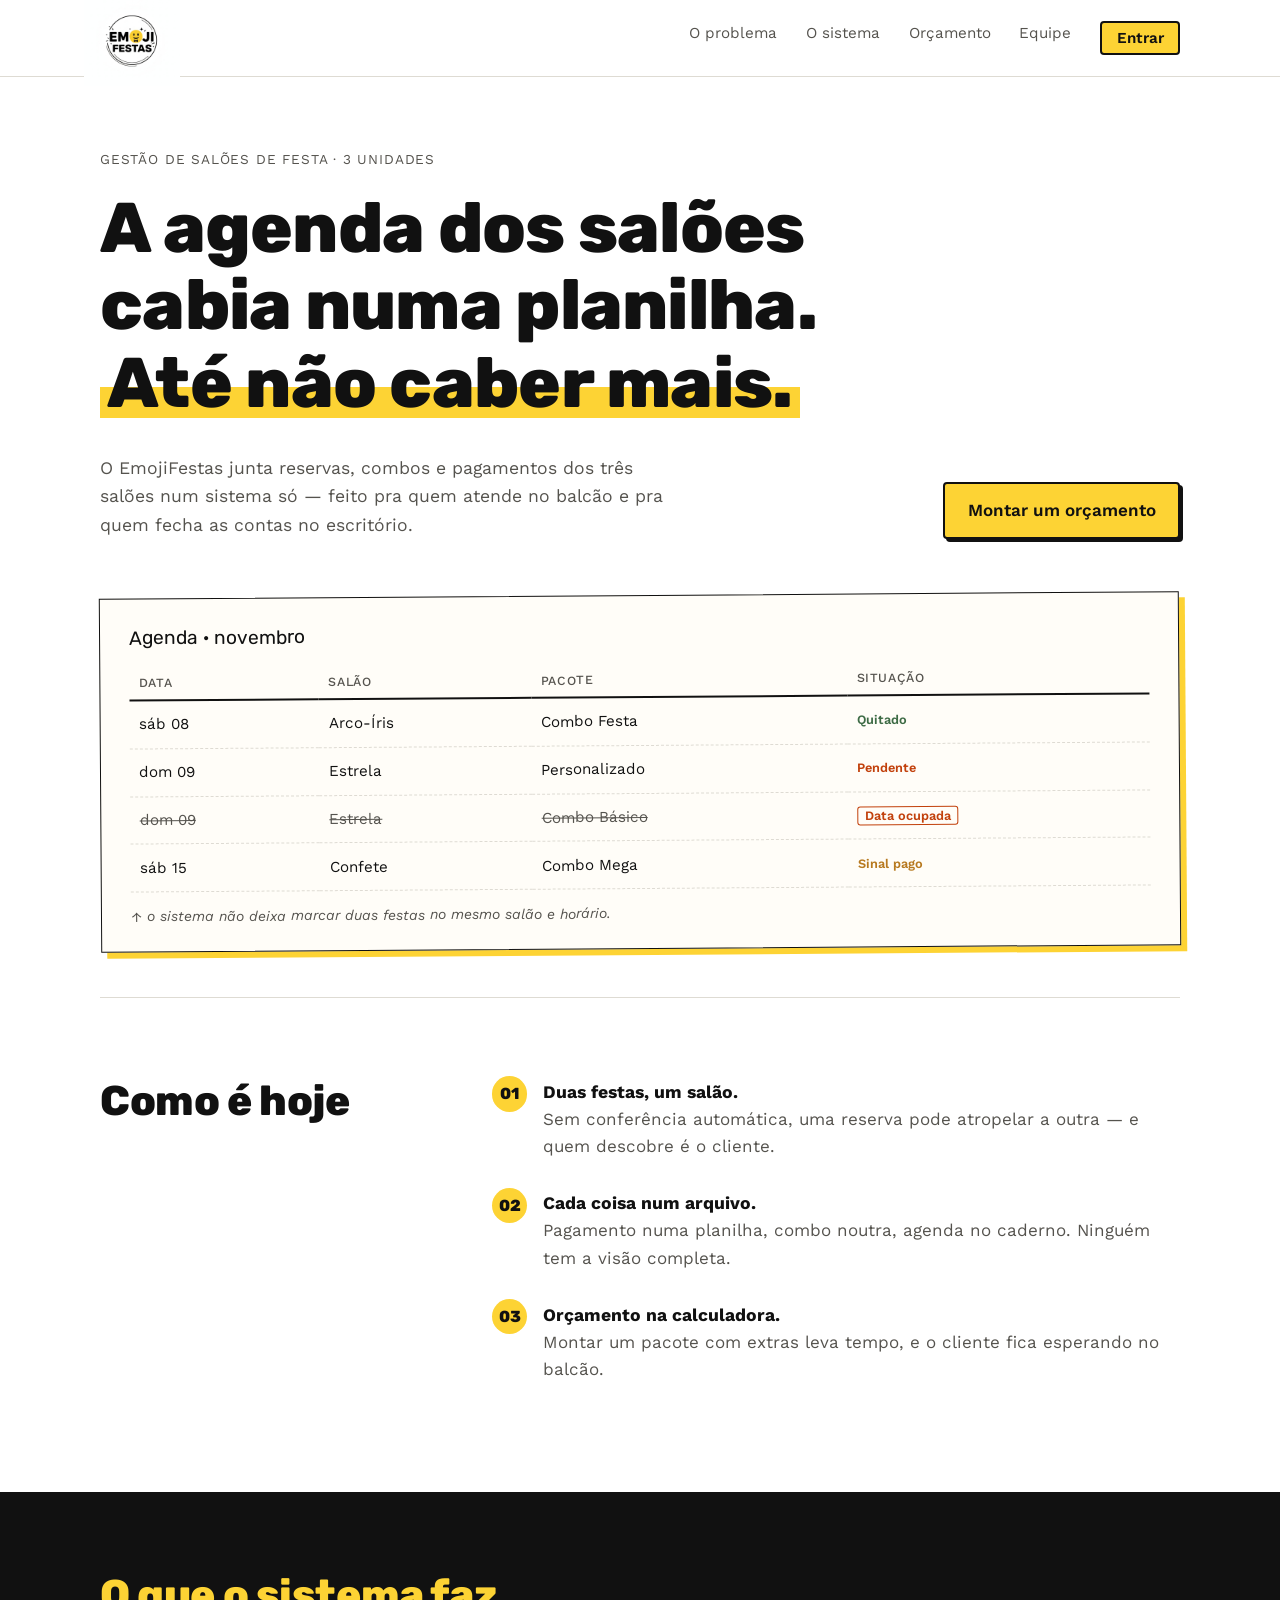
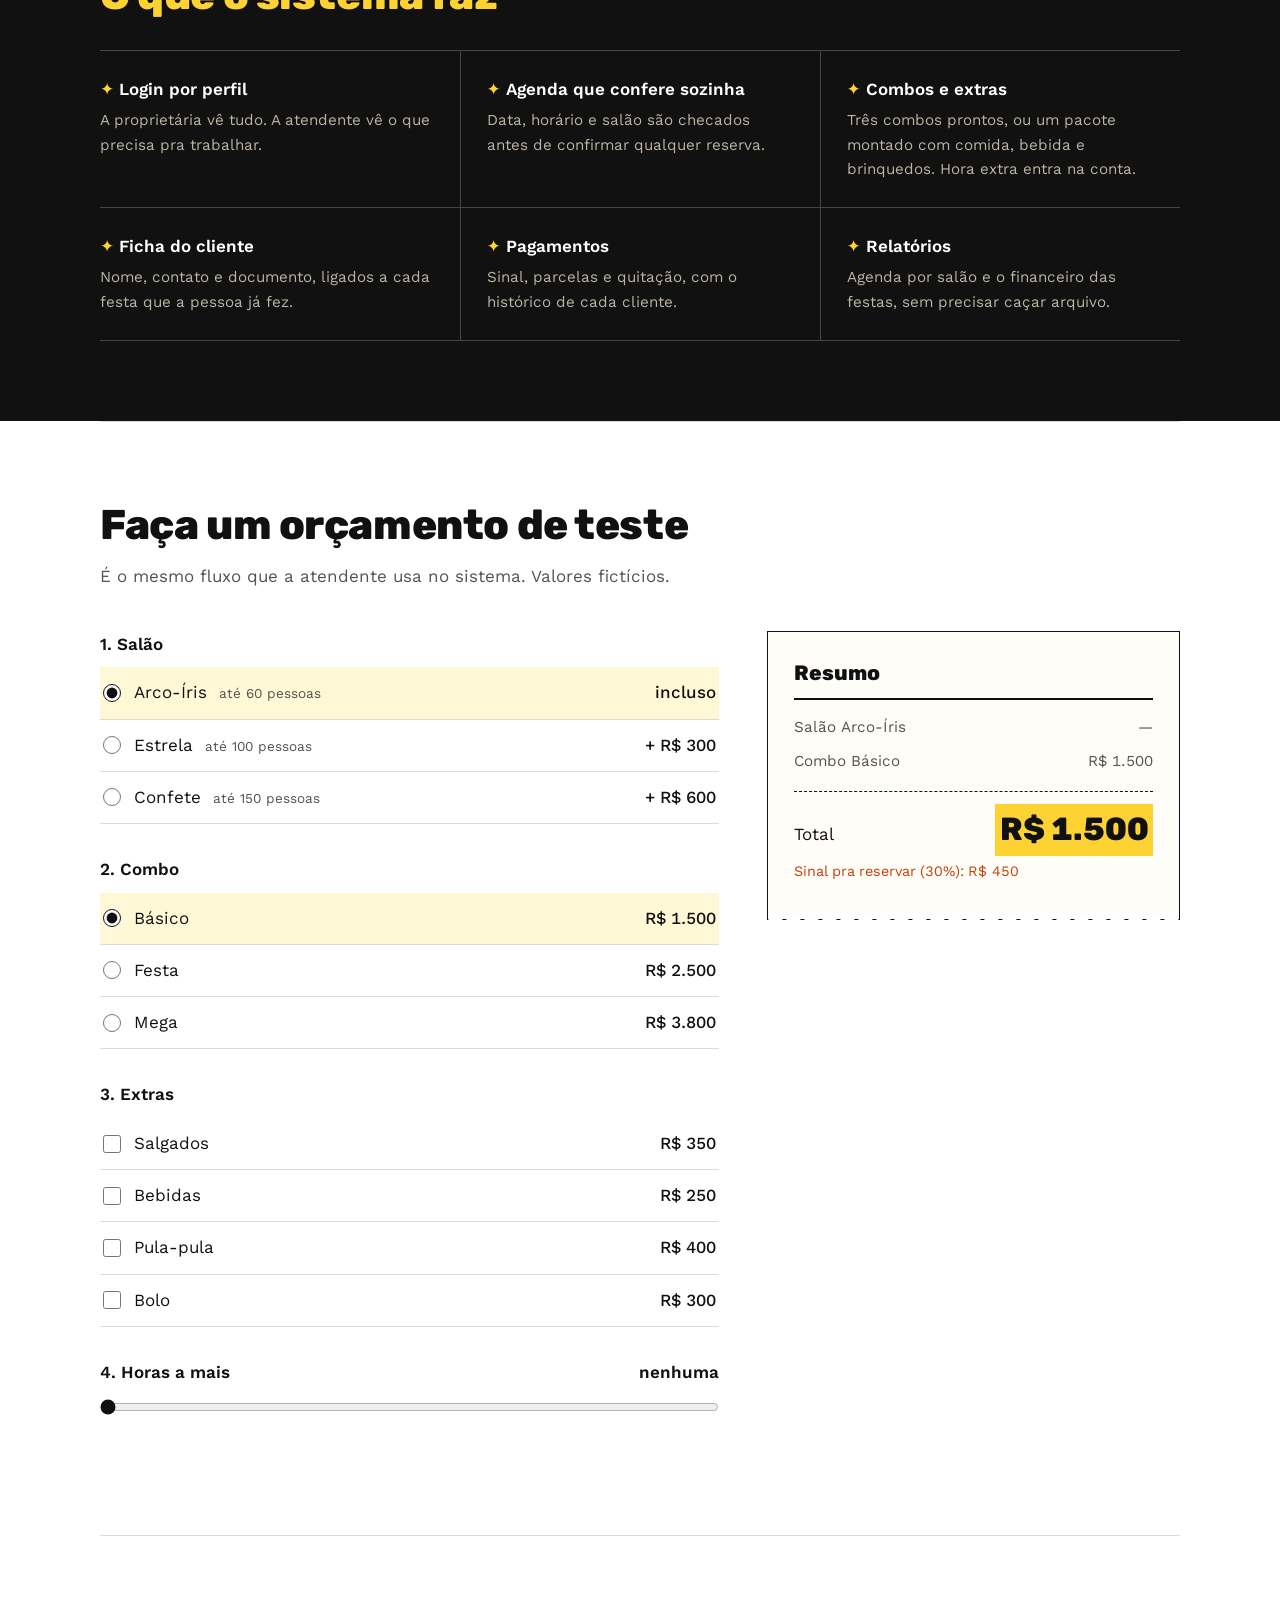
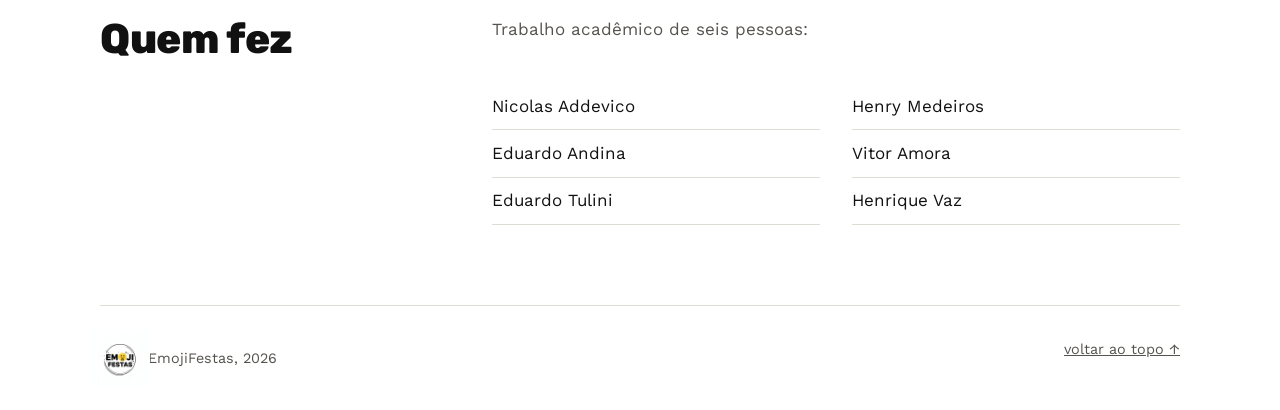
<file: templates/index.html>
<!DOCTYPE html>
<html lang="pt-BR">
<head>
<meta charset="UTF-8">
<meta name="viewport" content="width=device-width, initial-scale=1.0">
<title>EmojiFestas — Gestão de salões de festas</title>
<meta name="description" content="Agenda, combos e pagamentos dos três salões num lugar só.">
<link rel="preconnect" href="https://fonts.googleapis.com">
<link href="https://fonts.googleapis.com/css2?family=Rubik:wght@600;800&family=Work+Sans:wght@400;500;600&display=swap" rel="stylesheet">
<link rel="stylesheet" href="/static/style.css">
</head>
<body>

<header class="nav">
  <div class="wrap nav-inner">
    <a href="#" class="logo"><img src="/static/logo.png" alt="EmojiFestas"></a>
    <nav class="nav-links" id="navLinks">
      <a href="#problema">O problema</a>
      <a href="#sistema">O sistema</a>
      <a href="#orcamento">Orçamento</a>
      <a href="#equipe">Equipe</a>
      <a href="/login" class="nav-login">Entrar</a>
    </nav>
    <button class="menu-btn" id="menuBtn" aria-label="Abrir menu">Menu</button>
  </div>
</header>

<main>
  <section class="hero wrap">
    <p class="kicker">Gestão de salões de festa · 3 unidades</p>
    <h1>A agenda dos salões cabia numa planilha. <span class="scribble">Até não caber mais.</span></h1>
    <div class="hero-foot">
      <p class="lead">O EmojiFestas junta reservas, combos e pagamentos dos três salões num sistema só — feito pra quem atende no balcão e pra quem fecha as contas no escritório.</p>
      <a href="#orcamento" class="btn">Montar um orçamento</a>
    </div>

    <figure class="ledger" aria-label="Exemplo da agenda">
      <figcaption>Agenda · novembro</figcaption>
      <table>
        <thead><tr><th>Data</th><th>Salão</th><th>Pacote</th><th>Situação</th></tr></thead>
        <tbody>
          <tr><td>sáb 08</td><td>Arco-Íris</td><td>Combo Festa</td><td><span class="tag tag-ok">Quitado</span></td></tr>
          <tr><td>dom 09</td><td>Estrela</td><td>Personalizado</td><td><span class="tag tag-due">Pendente</span></td></tr>
          <tr class="conflict"><td>dom 09</td><td>Estrela</td><td>Combo Básico</td><td><span class="tag tag-no">Data ocupada</span></td></tr>
          <tr><td>sáb 15</td><td>Confete</td><td>Combo Mega</td><td><span class="tag">Sinal pago</span></td></tr>
        </tbody>
      </table>
      <p class="note">↑ o sistema não deixa marcar duas festas no mesmo salão e horário.</p>
    </figure>
  </section>

  <section id="problema" class="section wrap split">
    <h2>Como é hoje</h2>
    <ol class="problems">
      <li><strong>Duas festas, um salão.</strong> Sem conferência automática, uma reserva pode atropelar a outra — e quem descobre é o cliente.</li>
      <li><strong>Cada coisa num arquivo.</strong> Pagamento numa planilha, combo noutra, agenda no caderno. Ninguém tem a visão completa.</li>
      <li><strong>Orçamento na calculadora.</strong> Montar um pacote com extras leva tempo, e o cliente fica esperando no balcão.</li>
    </ol>
  </section>

  <section id="sistema" class="section band">
    <div class="wrap">
      <h2>O que o sistema faz</h2>
      <dl class="features">
        <div><dt>Login por perfil</dt><dd>A proprietária vê tudo. A atendente vê o que precisa pra trabalhar.</dd></div>
        <div><dt>Agenda que confere sozinha</dt><dd>Data, horário e salão são checados antes de confirmar qualquer reserva.</dd></div>
        <div><dt>Combos e extras</dt><dd>Três combos prontos, ou um pacote montado com comida, bebida e brinquedos. Hora extra entra na conta.</dd></div>
        <div><dt>Ficha do cliente</dt><dd>Nome, contato e documento, ligados a cada festa que a pessoa já fez.</dd></div>
        <div><dt>Pagamentos</dt><dd>Sinal, parcelas e quitação, com o histórico de cada cliente.</dd></div>
        <div><dt>Relatórios</dt><dd>Agenda por salão e o financeiro das festas, sem precisar caçar arquivo.</dd></div>
      </dl>
    </div>
  </section>

  <section id="orcamento" class="section wrap">
    <h2>Faça um orçamento de teste</h2>
    <p class="sub">É o mesmo fluxo que a atendente usa no sistema. Valores fictícios.</p>
    <div class="quote">
      <form id="simForm" class="quote-form">
        <fieldset>
          <legend>1. Salão</legend>
          <label class="opt"><input type="radio" name="salao" value="0" checked><span>Arco-Íris <em>até 60 pessoas</em></span><b>incluso</b></label>
          <label class="opt"><input type="radio" name="salao" value="300"><span>Estrela <em>até 100 pessoas</em></span><b>+ R$ 300</b></label>
          <label class="opt"><input type="radio" name="salao" value="600"><span>Confete <em>até 150 pessoas</em></span><b>+ R$ 600</b></label>
        </fieldset>
        <fieldset>
          <legend>2. Combo</legend>
          <label class="opt"><input type="radio" name="combo" value="1500" checked><span>Básico</span><b>R$ 1.500</b></label>
          <label class="opt"><input type="radio" name="combo" value="2500"><span>Festa</span><b>R$ 2.500</b></label>
          <label class="opt"><input type="radio" name="combo" value="3800"><span>Mega</span><b>R$ 3.800</b></label>
        </fieldset>
        <fieldset>
          <legend>3. Extras</legend>
          <label class="opt"><input type="checkbox" name="extra" value="350"><span>Salgados</span><b>R$ 350</b></label>
          <label class="opt"><input type="checkbox" name="extra" value="250"><span>Bebidas</span><b>R$ 250</b></label>
          <label class="opt"><input type="checkbox" name="extra" value="400"><span>Pula-pula</span><b>R$ 400</b></label>
          <label class="opt"><input type="checkbox" name="extra" value="300"><span>Bolo</span><b>R$ 300</b></label>
        </fieldset>
        <fieldset>
          <legend>4. Horas a mais <output id="horasOut">nenhuma</output></legend>
          <input type="range" name="horas" min="0" max="4" value="0" aria-label="Horas adicionais">
        </fieldset>
      </form>
      <aside class="receipt" aria-live="polite">
        <p class="receipt-head">Resumo</p>
        <ul id="lines"></ul>
        <div class="receipt-total"><span>Total</span><strong id="total">R$ 1.500</strong></div>
        <p id="sinal" class="receipt-sinal"></p>
      </aside>
    </div>
  </section>

  <section id="equipe" class="section wrap split">
    <h2>Quem fez</h2>
    <div>
      <p class="sub left">Trabalho acadêmico de seis pessoas:</p>
      <ul class="team">
        <li>Nicolas Addevico</li><li>Eduardo Andina</li><li>Eduardo Tulini</li>
        <li>Henry Medeiros</li><li>Vitor Amora</li><li>Henrique Vaz</li>
      </ul>
    </div>
  </section>
</main>

<footer class="footer wrap">
  <span class="foot-brand"><img src="/static/logo.png" alt="" width="40">EmojiFestas, 2026</span>
  <a href="#">voltar ao topo ↑</a>
</footer>

<script src="/static/script.js"></script>
</body>
</html>
</file>
<file: static/style.css>
/* Tokens */
:root{
  --paper:#ffffff; --paper-2:#f5f3ee; --ink:#111111; --soft:#55534e;
  --line:#dedbd3; --yellow:#fdd334; --red:#c2410c; --green:#3d6b45; --amber:#b7791f;
  --serif:"Rubik",system-ui,sans-serif; --sans:"Work Sans",system-ui,sans-serif;
}
*{box-sizing:border-box;margin:0;padding:0}
html{scroll-behavior:smooth}
body{font-family:var(--sans);font-size:17px;line-height:1.6;color:var(--ink);background:var(--paper)}
h1,h2{font-family:var(--serif);font-weight:800;letter-spacing:-.01em;line-height:1.1}
a{color:inherit}
:focus-visible{outline:2px solid var(--red);outline-offset:3px}
.wrap{width:min(1080px,90%);margin:auto}

/* Nav */
.nav{position:relative;border-bottom:1px solid var(--line)}
.nav-inner{display:flex;align-items:center;height:64px}
.logo{font-size:1.35rem;text-decoration:none}
.logo sup{font-size:.7rem}
.nav-links{display:flex;gap:1.8rem;margin-left:auto;font-size:.95rem}
.nav-links a{text-decoration:none;color:var(--soft)}
.nav-links a:hover{color:var(--ink);text-decoration:underline;text-underline-offset:4px}
.menu-btn{display:none;margin-left:auto;background:none;border:1px solid var(--ink);padding:.3rem .8rem;font:inherit;cursor:pointer}

/* Botão */
.btn{display:inline-block;background:var(--ink);color:var(--paper);padding:.8rem 1.4rem;text-decoration:none;font-weight:500;border-radius:4px;white-space:nowrap}
.btn:hover{background:var(--red)}

/* Hero */
.hero{padding:4.5rem 0 3rem}
.kicker{font-size:.85rem;letter-spacing:.06em;text-transform:uppercase;color:var(--soft);margin-bottom:1.2rem}
h1{font-size:clamp(2.3rem,6vw,4.4rem);max-width:15ch}
.scribble{color:var(--red);background:url("data:image/svg+xml,%3Csvg xmlns='http://www.w3.org/2000/svg' viewBox='0 0 300 12'%3E%3Cpath d='M2 8c40-5 90-6 140-3s110 2 156-4' stroke='%23d9472b' stroke-width='3' fill='none' stroke-linecap='round'/%3E%3C/svg%3E") bottom/100% 12px no-repeat;padding-bottom:6px}
.hero-foot{display:flex;gap:2.5rem;align-items:flex-end;justify-content:space-between;margin:2rem 0 3.5rem;flex-wrap:wrap}
.lead{max-width:52ch;color:var(--soft);font-size:1.1rem}

/* Ledger */
.ledger{background:#fffdf8;border:1px solid var(--line);padding:1.5rem 1.8rem;transform:rotate(-.4deg);box-shadow:6px 6px 0 var(--paper-2)}
.ledger figcaption{font-family:var(--serif);font-size:1.2rem;margin-bottom:.8rem}
table{width:100%;border-collapse:collapse;font-size:.95rem}
th{text-align:left;font-weight:500;font-size:.78rem;text-transform:uppercase;letter-spacing:.05em;color:var(--soft);padding:.4rem .6rem;border-bottom:2px solid var(--ink)}
td{padding:.7rem .6rem;border-bottom:1px dashed var(--line)}
.conflict td{text-decoration:line-through;color:var(--soft)}
.conflict td:last-child{text-decoration:none}
.tag{font-size:.8rem;font-weight:600;color:var(--amber)}
.tag-ok{color:var(--green)} .tag-due{color:var(--red)} .tag-no{color:var(--red);border:1px solid;padding:.05rem .4rem;border-radius:3px}
.note{margin-top:.8rem;font-size:.88rem;color:var(--soft);font-style:italic}

/* Seções */
.section{padding:5rem 0;border-top:1px solid var(--line)}
h2{font-size:clamp(1.8rem,3.5vw,2.6rem);margin-bottom:1rem}
.sub{color:var(--soft);margin-bottom:2.5rem}
.split{display:grid;grid-template-columns:1fr 2fr;gap:3rem}

.problems{list-style:none;counter-reset:p}
.problems li{counter-increment:p;position:relative;padding:0 0 1.8rem 3.2rem;color:var(--soft)}
.problems li::before{content:counter(p,decimal-leading-zero);position:absolute;left:0;top:-.1rem;font-family:var(--serif);font-size:1.5rem;color:var(--red)}
.problems strong{display:block;color:var(--ink);font-size:1.1rem}

.band{background:var(--ink);color:var(--paper);border:0}
.features{display:grid;grid-template-columns:repeat(3,1fr);margin-top:2rem;border-top:1px solid #4a453d}
.features div{padding:1.6rem 1.6rem 1.6rem 0;border-bottom:1px solid #4a453d}
.features div:not(:nth-child(3n+1)){padding-left:1.6rem;border-left:1px solid #4a453d}
.features dt{font-weight:600;margin-bottom:.3rem}
.features dd{color:#bdb4a5;font-size:.95rem}

/* Orçamento */
.quote{display:grid;grid-template-columns:1.5fr 1fr;gap:3rem;align-items:start}
.quote-form fieldset{border:0;margin-bottom:2rem}
legend{font-weight:600;margin-bottom:.6rem;width:100%}
legend output{float:right;font-weight:400;color:var(--red)}
.opt{display:flex;align-items:center;gap:.8rem;padding:.75rem .2rem;border-bottom:1px solid var(--line);cursor:pointer}
.opt:hover{background:var(--paper-2)}
.opt input{accent-color:var(--red);width:18px;height:18px}
.opt em{font-style:normal;color:var(--soft);font-size:.85rem;margin-left:.4rem}
.opt b{margin-left:auto;font-weight:500;font-variant-numeric:tabular-nums}
input[type=range]{width:100%;accent-color:var(--red)}

.receipt{position:sticky;top:1.5rem;background:#fffdf8;border:1px solid var(--line);padding:1.6rem;font-variant-numeric:tabular-nums;
  -webkit-mask:radial-gradient(circle 7px at 50% 100%,#0000 98%,#000) 50% 100%/18px 100% repeat-x;mask:radial-gradient(circle 7px at 50% 100%,#0000 98%,#000) 50% 100%/18px 100% repeat-x;padding-bottom:2.2rem}
.receipt-head{font-family:var(--serif);font-size:1.3rem;border-bottom:2px solid var(--ink);padding-bottom:.5rem;margin-bottom:.6rem}
#lines{list-style:none;font-size:.95rem}
#lines li{display:flex;justify-content:space-between;padding:.3rem 0;color:var(--soft)}
.receipt-total{display:flex;justify-content:space-between;align-items:baseline;border-top:1px dashed var(--ink);margin-top:.8rem;padding-top:.8rem}
.receipt-total strong{font-family:var(--serif);font-size:2rem;font-weight:400}
.receipt-sinal{font-size:.9rem;color:var(--red);margin-top:.3rem}

/* Equipe */
.team{list-style:none;columns:2;column-gap:2rem}
.team li{padding:.6rem 0;border-bottom:1px solid var(--line);break-inside:avoid}

.footer{display:flex;justify-content:space-between;padding:2rem 0;border-top:1px solid var(--line);font-size:.9rem;color:var(--soft)}

/* Responsivo */
@media (max-width:820px){
  .split,.quote{grid-template-columns:1fr;gap:1rem}
  .features{grid-template-columns:1fr}
  .features div,.features div:not(:nth-child(3n+1)){padding:1.2rem 0;border-left:0}
  .menu-btn{display:block}
  .nav-links{display:none;position:absolute;top:64px;left:0;right:0;flex-direction:column;gap:0;background:var(--paper);border-bottom:1px solid var(--line);z-index:5}
  .nav-links a{padding:1rem 5%;border-top:1px solid var(--line)}
  .nav-links.open{display:flex}
  .receipt{position:static}
  .ledger{transform:none;padding:1rem;overflow-x:auto}
}
@media (max-width:480px){.team{columns:1}}

/* Marca */
.nav-inner{height:76px}
.logo img{height:64px;width:64px;display:block;transform:scale(1.5);object-fit:cover}
.scribble{color:var(--ink);background:linear-gradient(transparent 55%,var(--yellow) 55%,var(--yellow) 92%,transparent 92%);padding:0 .1em}
.btn{background:var(--yellow);color:var(--ink);font-weight:600;border:2px solid var(--ink);box-shadow:3px 3px 0 var(--ink);transition:transform .1s,box-shadow .1s}
.btn:hover{background:var(--yellow);transform:translate(-1px,-1px);box-shadow:5px 5px 0 var(--ink)}
.problems li::before{color:var(--ink);background:var(--yellow);border-radius:50%;width:2.2rem;height:2.2rem;display:grid;place-items:center;font-size:1rem;font-weight:800}
.band h2{color:var(--yellow)}
.features dt::before{content:"✦ ";color:var(--yellow)}
.ledger{box-shadow:6px 6px 0 var(--yellow);border-color:var(--ink)}
.receipt{border-color:var(--ink)}
.receipt-head{font-weight:800}
.receipt-total strong{font-weight:800;background:var(--yellow);padding:0 .3rem}
.opt input,input[type=range]{accent-color:var(--ink)}
.opt:has(input:checked){background:#fff8d6}
legend output{color:var(--ink);font-weight:600}
.foot-brand{display:flex;align-items:center;gap:.5rem}
.foot-brand img{transform:scale(1.5)}
.nav-links a:hover{text-decoration-color:var(--yellow);text-decoration-thickness:3px}
:focus-visible{outline-color:var(--ink)}
.nav-links .nav-login{color:var(--ink);font-weight:600;border:2px solid var(--ink);padding:.2rem .9rem;border-radius:4px;background:var(--yellow)}
</file>
